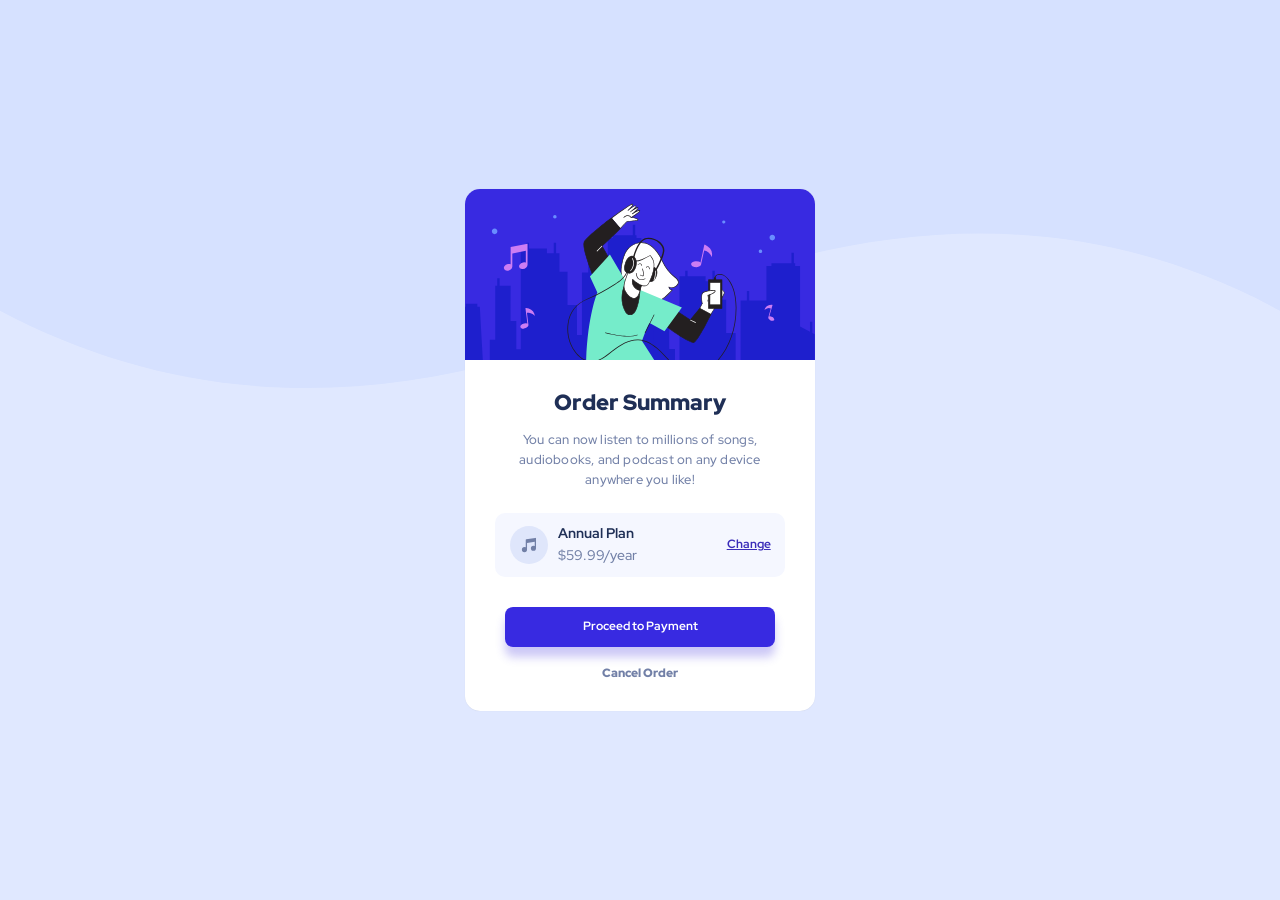
<file: index.html>
<!DOCTYPE html>
<html lang="en">
<head>
  <meta charset="UTF-8">
  <meta http-equiv="X-UA-Compatible" content="IE=edge">
  <meta name="viewport" content="width=device-width, initial-scale=1.0">
  <title>Order Summary Challenge</title>
  <link rel="shortcut icon" href="./images/favicon-32x32.png" type="image/x-icon">
  <link rel="preconnect" href="https://fonts.googleapis.com">
<link rel="preconnect" href="https://fonts.gstatic.com" crossorigin>
<link href="https://fonts.googleapis.com/css2?family=Red+Hat+Display:wght@500;700;900&display=swap" rel="stylesheet">
<link rel="stylesheet" href="./css/normalize.css">
<link rel="stylesheet" href="./css/style.css">

</head>
<body>
  <main class="flex">
    <article class="panel">
      <img src="./images/illustration-hero.svg" alt="headerParent" class="panel-header">
      <div class="panel-body">
        <h1 class="panel-body-title">Order Summary</h1>
        <p class="panel-body-text">You can now listen to millions of songs, audiobooks, and podcast on any device anywhere you like!</p>
      </div>
      <div class="panel-planbox">
        <img src="./images/icon-music.svg" alt="Music Icon" class="panel-planbox-image">
        <div class="panel-planbox-text">
          <h2 class="panel-planbox-text-title">Annual Plan</h2>
          <p class="panel-planbox-text-price">$59.99/year</p>
        </div>
        <a href="#" class="panel-planbox-change">Change</a>
      </div>
      <div class="panel-butonpanel">
        <button class="panel-butonpanel-button">Proceed to Payment</button>
        <a class="panel-butonpanel-cancel" href="#">Cancel Order</a>
      </div>
    </article>
  </main>
</body>
</html>
</file>
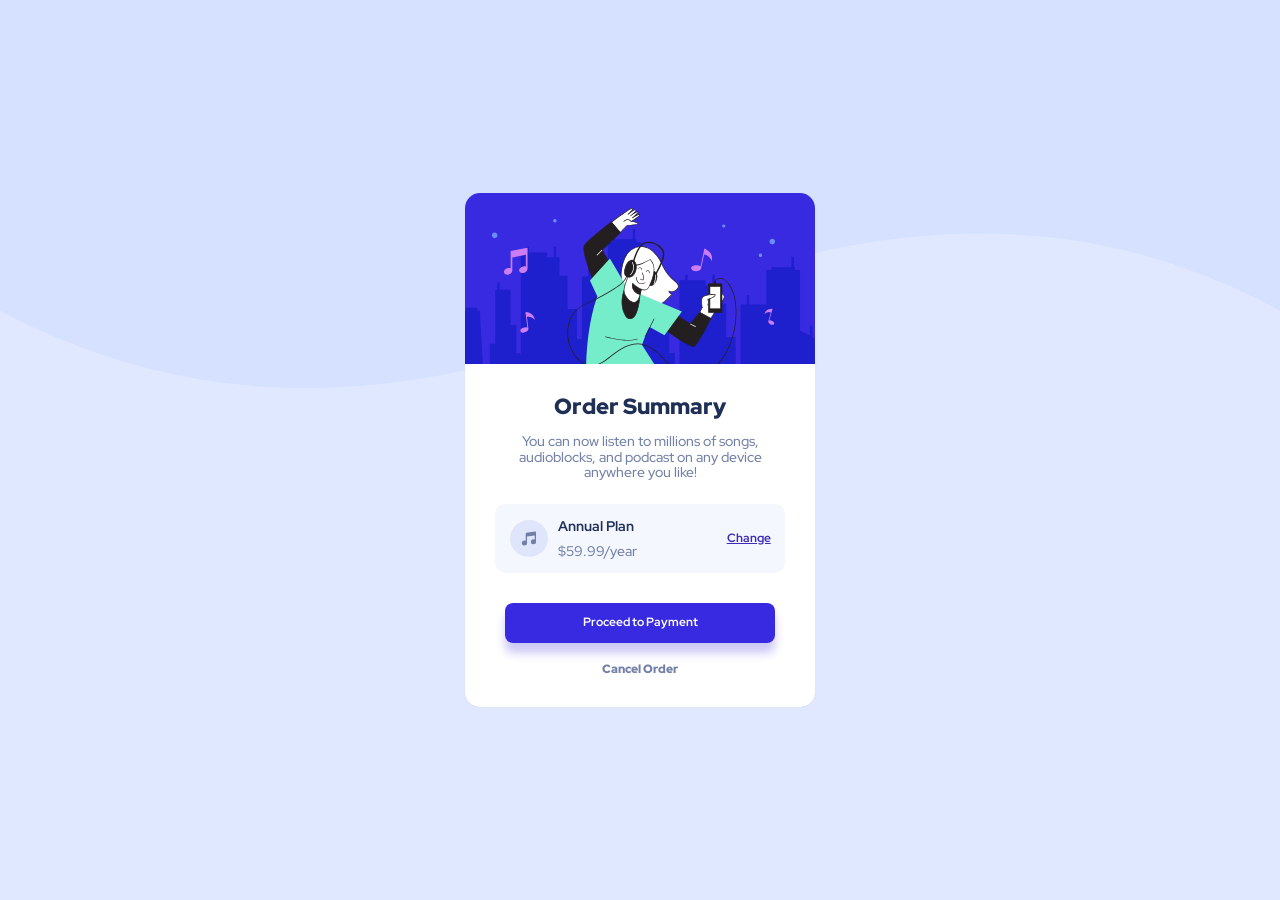
<file: order-summary-component-main/index.html>
<!DOCTYPE html>
<html lang="en">
<head>
  <meta charset="UTF-8">
  <meta http-equiv="X-UA-Compatible" content="IE=edge">
  <meta name="viewport" content="width=device-width, initial-scale=1.0">
  <title>Order Summary Challenge</title>
  <link rel="shortcut icon" href="./images/favicon-32x32.png" type="image/x-icon">
  <link rel="preconnect" href="https://fonts.googleapis.com">
<link rel="preconnect" href="https://fonts.gstatic.com" crossorigin>
<link href="https://fonts.googleapis.com/css2?family=Red+Hat+Display:wght@500;700;900&display=swap" rel="stylesheet">
<link rel="stylesheet" href="./css/normalize.css">
<link rel="stylesheet" href="./css/style.css">

</head>
<body>
  <main class="flex">
    <article class="panel">
      <img src="./images/illustration-hero.svg" alt="headerParent" class="panel-header">
      <div class="panel-body">
        <h1 class="panel-body-title">Order Summary</h1>
        <p class="panel-body-text">You can now listen to millions of songs, audioblocks, and podcast on any device anywhere you like!</p>
      </div>
      <div class="panel-planbox">
        <img src="./images/icon-music.svg" alt="Music Icon" class="panel-planbox-image">
        <div class="panel-planbox-text">
          <h3 class="panel-planbox-text-title">Annual Plan</h3>
          <p class="panel-planbox-text-price">$59.99/year</p>
        </div>
        <a href="#" class="panel-planbox-change">Change</a>
      </div>
      <div class="panel-butonpanel">
        <button class="panel-butonpanel-button">Proceed to Payment</button>
        <a class="panel-butonpanel-cancel" href="#">Cancel Order</a>
      </div>
    </article>
  </main>
</body>
</html>
</file>
<file: css/style.css>
:root{
    --Pale-blue: hsl(225,100%,94%);
    --Bright-blue: hsl(224,23%,55%);
    --Very-Pale: hsl(225,100%,98%);
    --Desaturatedblue: hsl(224, 23%, 55%);
    --Darkblue: hsl(223, 47%, 23%);
}
html {
    box-sizing: border-box;
    font-size: 62.5%; 
  }
  *,
  *:before,
  *:after {
    box-sizing: inherit;
  }
body{
    font-family: 'Red Hat Display', sans-serif;
    background-color: var(--Pale-blue);
    background-image: url(../images/pattern-background-desktop.svg);
    background-repeat: no-repeat;
    background-size: 100%, 50%;
}

.flex{
    display: flex;
    justify-content: center;
    align-items: center;
    height: 100vh;
}

.panel{
    background-color: white;
    border-radius: 15px;
    overflow: hidden;
    max-width: 350px;
    box-shadow: 0px 0.1px 1px rgba(0, 0, 0, 0.11);
}
.panel-header{
    width: 100%;
    display: block;
}
.panel-body{
   display: flex;
   align-items: center;
   flex-direction: column;
   /* text-align: center; */
}

.panel-body-title{
   text-align: center;
   margin-top: 3rem;
   font-weight: 900;
   color: var(--Darkblue);
   font-size: 2.2rem;
}
.panel-body-text{
    text-align: center;
    margin-top: -0.3px;
    margin-left: 3rem;
    margin-right: 3rem;
    font-size: 13px;
    font-weight: 500;
    color: var(--Bright-blue);
    letter-spacing: 0.2px;
    line-height: 20px;
}
.panel-planbox{
    display: flex;
    align-items: center;
    background-color: var(--Very-Pale);
    border-radius: 10px;
    margin: 3rem;
    margin-top: 1rem;
    padding: 0px,5px;
}

.panel-planbox-image{
    margin-right: 1rem;
    margin-left: 1.5rem;
    max-width: 13%;
}

.panel-planbox-text{
    margin-right: 9rem;
}

.panel-planbox-text-title{
    color: var(--Darkblue);
    font-size: 14px;
    font-weight: 700;
}
.panel-planbox-text-price{
    color: var(--Bright-blue);
    margin-top: -0.5rem;
    font-size: 14px;
    font-weight: 500;
}

.panel-planbox-change{

    color: #3A2CB9;
    font-weight: 700;
    font-size: 12px;
}
.panel-planbox-change:hover{
  color: #766CF1;
}

.panel-butonpanel{
    display: flex;
    flex-direction: column;
}

.panel-butonpanel-button{
  padding: 1.3rem;
  border-radius: 8px;
  display: inline-block;
  margin-left: 4rem;
  margin-right: 4rem;
  margin-bottom: 3rem;
  background: #382AE1;
  color: white;
  font-weight: 700;
  font-size: 1.2rem;
  text-align: center;
  /* border: 1px solid #3A2BDB; */
  border: none;
  box-shadow: 0px 10px 10px #3a2bdb42;
}

.panel-butonpanel-button:hover{
    background: #766CF1;
}

.panel-butonpanel-cancel{
    text-align: center;
    margin-bottom: 3rem;
    margin-top: -1rem;
    text-decoration: none;
    color: var(--Bright-blue);
    font-size: 1.2rem;
    font-weight: 900;
}
.panel-butonpanel-cancel:hover{
    color: #525C71;
}
</file>
<file: order-summary-component-main/css/style.css>
:root{
    --Pale-blue: hsl(225,100%,94%);
    --Bright-blue: hsl(224,23%,55%);
    --Very-Pale: hsl(225,100%,98%);
    --Desaturatedblue: hsl(224, 23%, 55%);
    --Darkblue: hsl(223, 47%, 23%);
}
html {
    box-sizing: border-box;
    font-size: 62.5%; 
  }
  *,
  *:before,
  *:after {
    box-sizing: inherit;
  }
body{
    font-family: 'Red Hat Display', sans-serif;
    background-color: var(--Pale-blue);
    background-image: url(../images/pattern-background-desktop.svg);
    background-repeat: no-repeat;
    background-size: 100%, 50%;
}

.flex{
    display: flex;
    justify-content: center;
    align-items: center;
    height: 100vh;
}

.panel{
    background-color: white;
    border-radius: 15px;
    overflow: hidden;
    max-width: 350px;
    box-shadow: 0px 0.1px 1px rgba(0, 0, 0, 0.11);
}
.panel-header{
    width: 100%;
    display: block;
}
.panel-body{
   display: flex;
   align-items: center;
   flex-direction: column;
   /* text-align: center; */
}

.panel-body-title{
   text-align: center;
   margin-top: 3rem;
   font-weight: 900;
   color: var(--Darkblue);
   font-size: 2.2rem;
}
.panel-body-text{
    text-align: center;
    margin-top: -0.3px;
    margin-left: 3rem;
    margin-right: 3rem;
    font-size: 13.5px;
    font-weight: 500;
    color: var(--Bright-blue);
}
.panel-planbox{
    display: flex;
    align-items: center;
    background-color: var(--Very-Pale);
    border-radius: 10px;
    margin: 3rem;
    margin-top: 1rem;
    padding: 0px,5px;
}

.panel-planbox-image{
    margin-right: 1rem;
    margin-left: 1.5rem;
    max-width: 13%;
}

.panel-planbox-text{
    margin-right: 9rem;
}

.panel-planbox-text-title{
    color: var(--Darkblue);
    font-size: 14px;
    font-weight: 700;
}
.panel-planbox-text-price{
    color: var(--Bright-blue);
    margin-top: -0.5rem;
    font-size: 14px;
    font-weight: 500;
}

.panel-planbox-change{

    color: #3A2CB9;
    font-weight: 700;
    font-size: 12px;
}
.panel-planbox-change:hover{
  color: #766CF1;
}

.panel-butonpanel{
    display: flex;
    flex-direction: column;
}

.panel-butonpanel-button{
  padding: 1.3rem;
  border-radius: 8px;
  display: inline-block;
  margin-left: 4rem;
  margin-right: 4rem;
  margin-bottom: 3rem;
  background: #382AE1;
  color: white;
  font-weight: 700;
  font-size: 1.2rem;
  text-align: center;
  /* border: 1px solid #3A2BDB; */
  border: none;
  box-shadow: 0px 10px 10px #3a2bdb42;
}

.panel-butonpanel-button:hover{
    background: #766CF1;
}

.panel-butonpanel-cancel{
    text-align: center;
    margin-bottom: 3rem;
    margin-top: -1rem;
    text-decoration: none;
    color: var(--Bright-blue);
    font-size: 1.2rem;
    font-weight: 900;
}
.panel-butonpanel-cancel:hover{
    color: #525C71;
}
</file>
